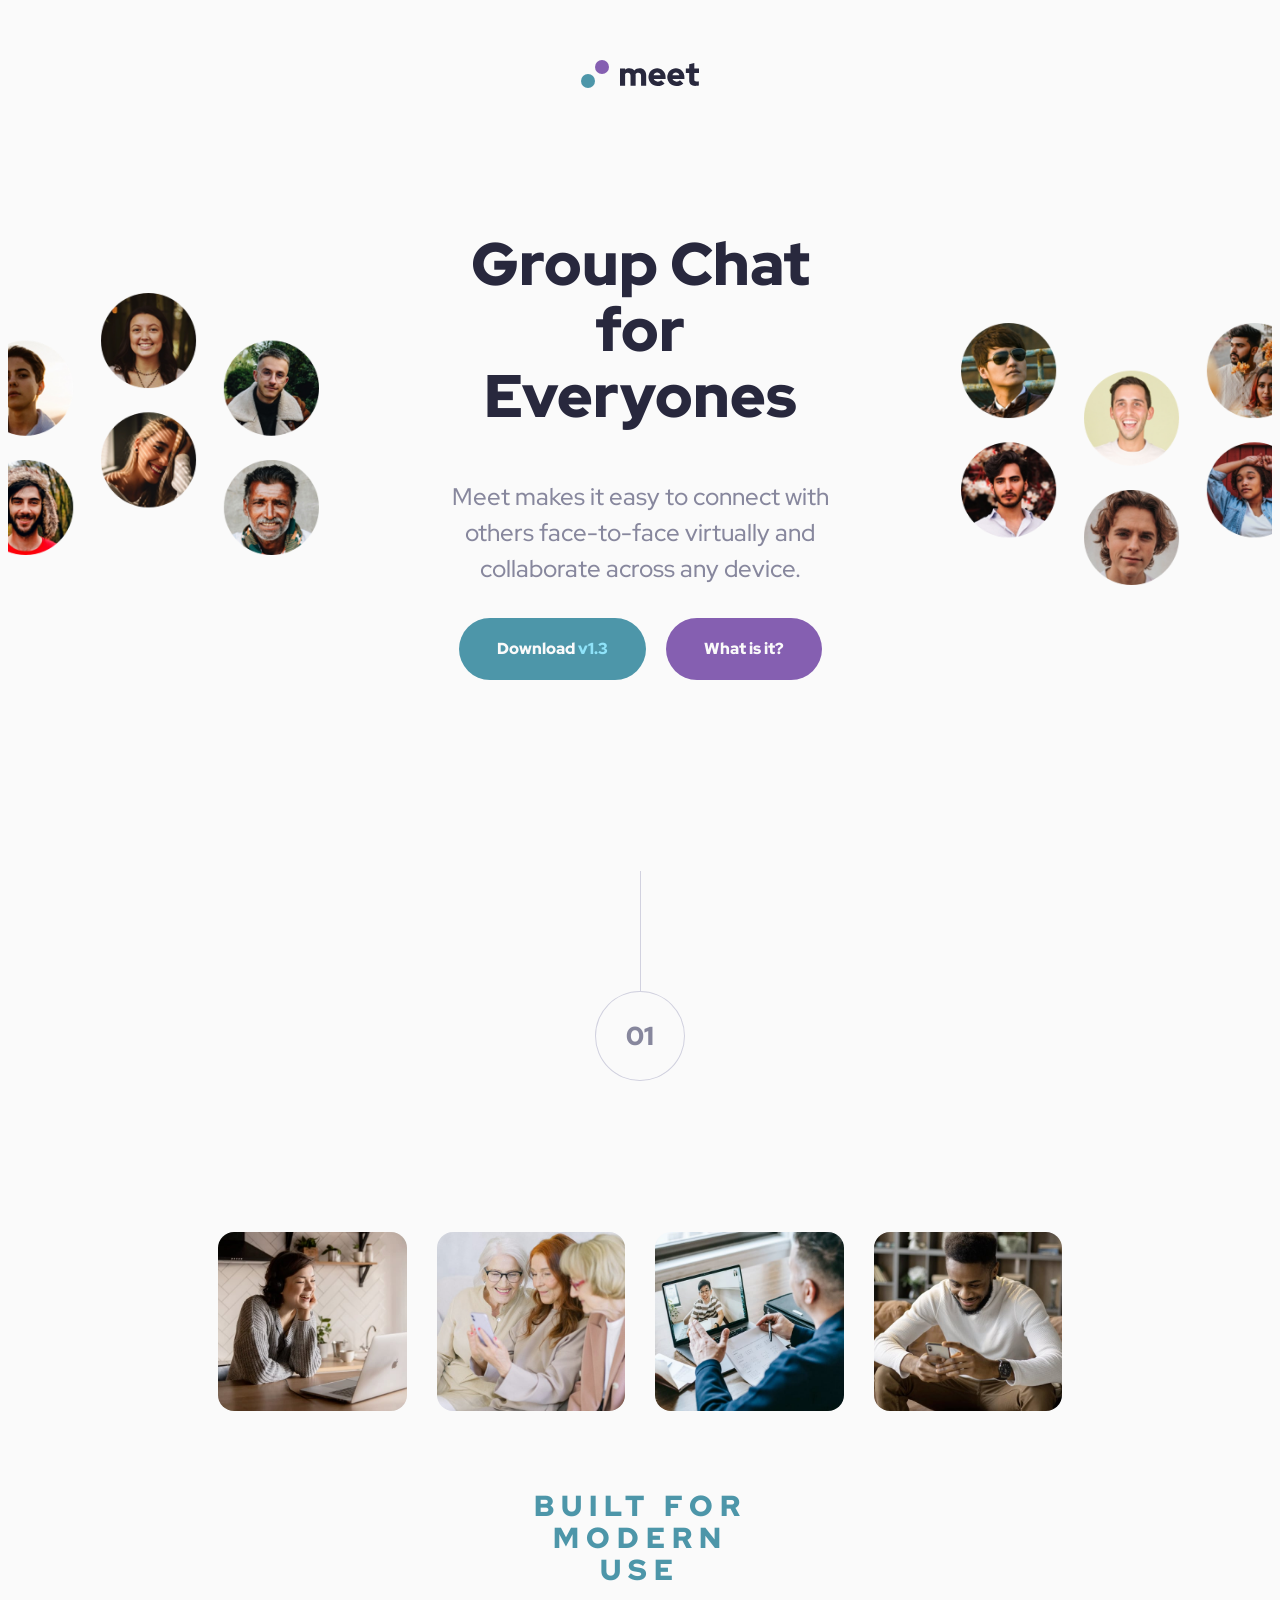
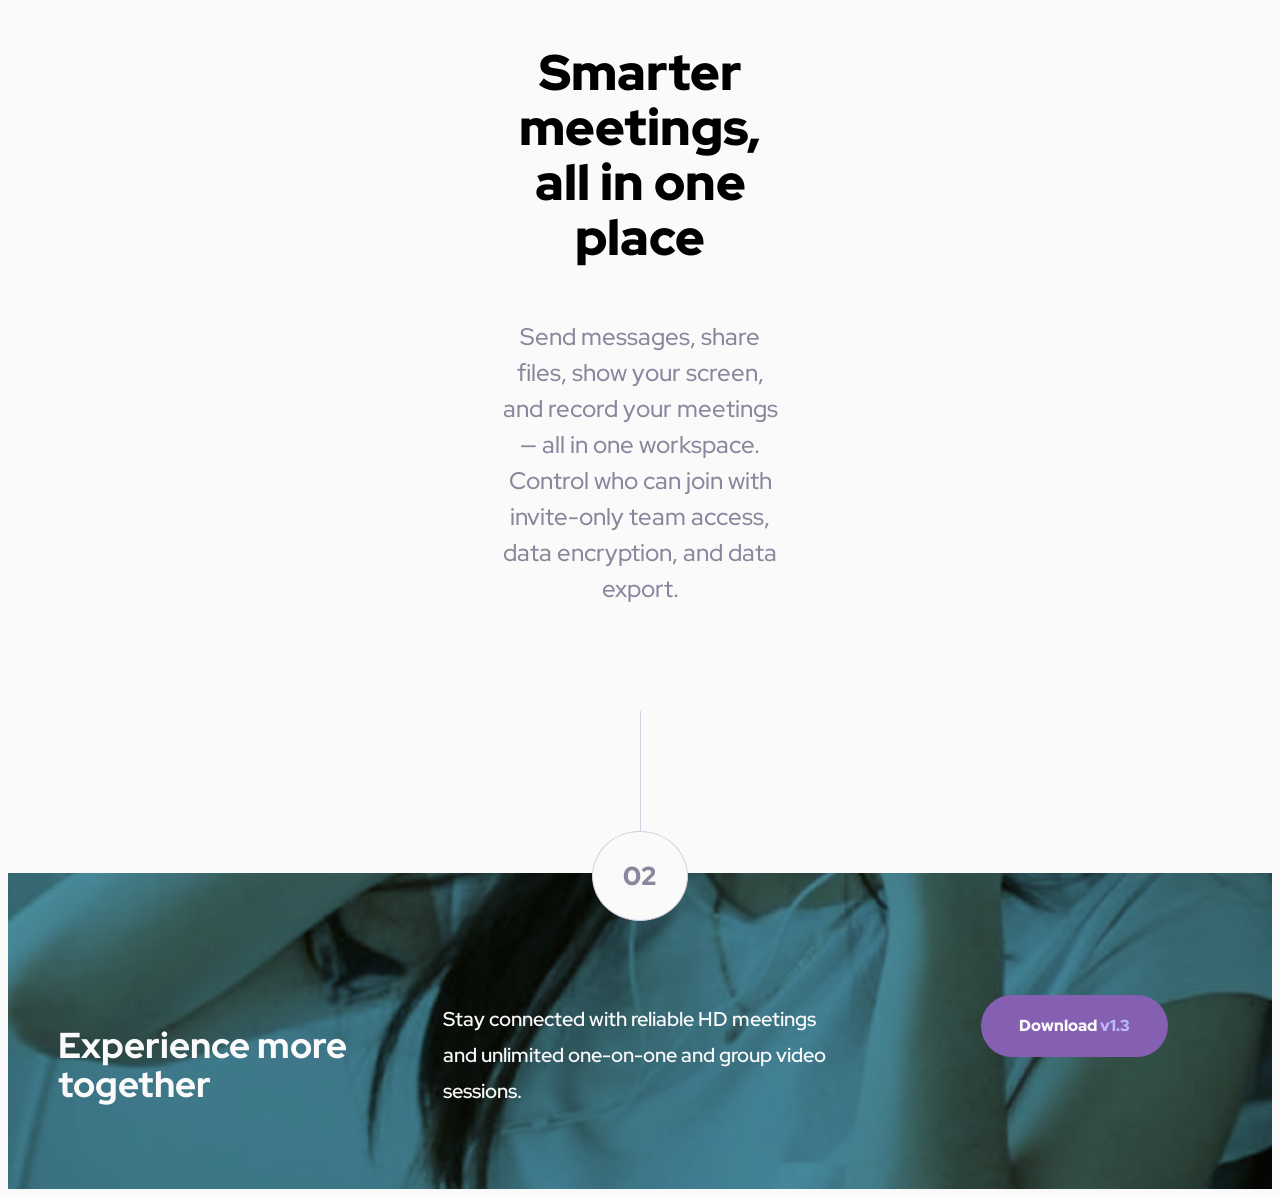
<file: index.html>
<!doctype html>
<html lang="en">
  <head>
    <meta charset="UTF-8" />
    <meta name="viewport" content="width=device-width, initial-scale=1.0" />

    <link
      rel="icon"
      type="image/png"
      sizes="32x32"
      href="./assets/favicon-32x32.png"
    />
    <link rel="stylesheet" href="./styles.css" />

    <title>Frontend Mentor | Meet landing page</title>
  </head>
  <body>
    <header>
      <nav class="nav_logo">
        <img
          src="./starter-code/assets/logo.svg"
          alt="People video chatting"
          class="navs__img"
        />
      </nav>
    </header>
    <main>
      <section class="hero">
        <div class="hero__images">
          <img
            src="./starter-code/assets/desktop/image-hero-left.png"
            alt="Hero left illustration"
            class="hero__img hero__img--desktop-left"
          />
          <img
            src="./starter-code/assets/desktop/image-hero-right.png"
            alt="Hero right illustration"
            class="hero__img hero__img--desktop-right"
          />
          <div class="hero__img-wrapper">
            <img
              src="./starter-code/assets/tablet/image-hero.png"
              alt=""
              class="hero__img--movil"
            />
          </div>
        </div>
        <div class="hero__content">
          <h1 class="hero__title">Group Chat for Everyones</h1>
          <p class="hero__paragraph">
            Meet makes it easy to connect with others face-to-face virtually and
            collaborate across any device.
          </p>
        </div>
        <div class="hero__actions">
          <button class="button button--cyan">
            Download <span> v1.3</span>
          </button>
          <button class="button button--purple">What is it?</button>
        </div>
        <div class="divider">
          <span class="divider__line"></span>
          <span class="divider__number">01</span>
        </div>
      </section>
      <section class="features">
        <div class="features__gallery">
          <img
            src="./starter-code/assets/desktop/image-woman-in-videocall.jpg"
            class="features__img"
            alt="image woman in video call"
          />
          <img
            src="./starter-code/assets/desktop/image-women-videochatting.jpg"
            class="features__img"
            alt="wommen in videochating"
          />
          <img
            src="./starter-code/assets/desktop/image-men-in-meeting.jpg"
            class="features__img"
            alt="men in meeting"
          />
          <img
            src="./starter-code/assets/desktop/image-man-texting.jpg"
            alt="men texting"
            class="features__img"
          />
        </div>
        <div class="features__content">
          <p class="features__suptitle">BUILT FOR MODERN USE</p>
          <h2 class="features__title">Smarter meetings, all in one place</h2>
          <p class="features__paragraph">
            Send messages, share files, show your screen, and record your
            meetings — all in one workspace. Control who can join with
            invite-only team access, data encryption, and data export.
          </p>
        </div>
        <div class="divider">
          <span class="divider__line"></span>
          <span class="divider__number">02</span>
        </div>
      </section>
    </main>
    <footer class="footer">
      <div class="footer__content">
        <h2 class="footer__title">Experience more together</h2>
        <p class="footer__paragraph">
          Stay connected with reliable HD meetings and unlimited one-on-one and
          group video sessions.
        </p>
        <button class="button button--purple">
          Download <span> v1.3 </span>
        </button>
      </div>
    </footer>
  </body>
</html>
</file>
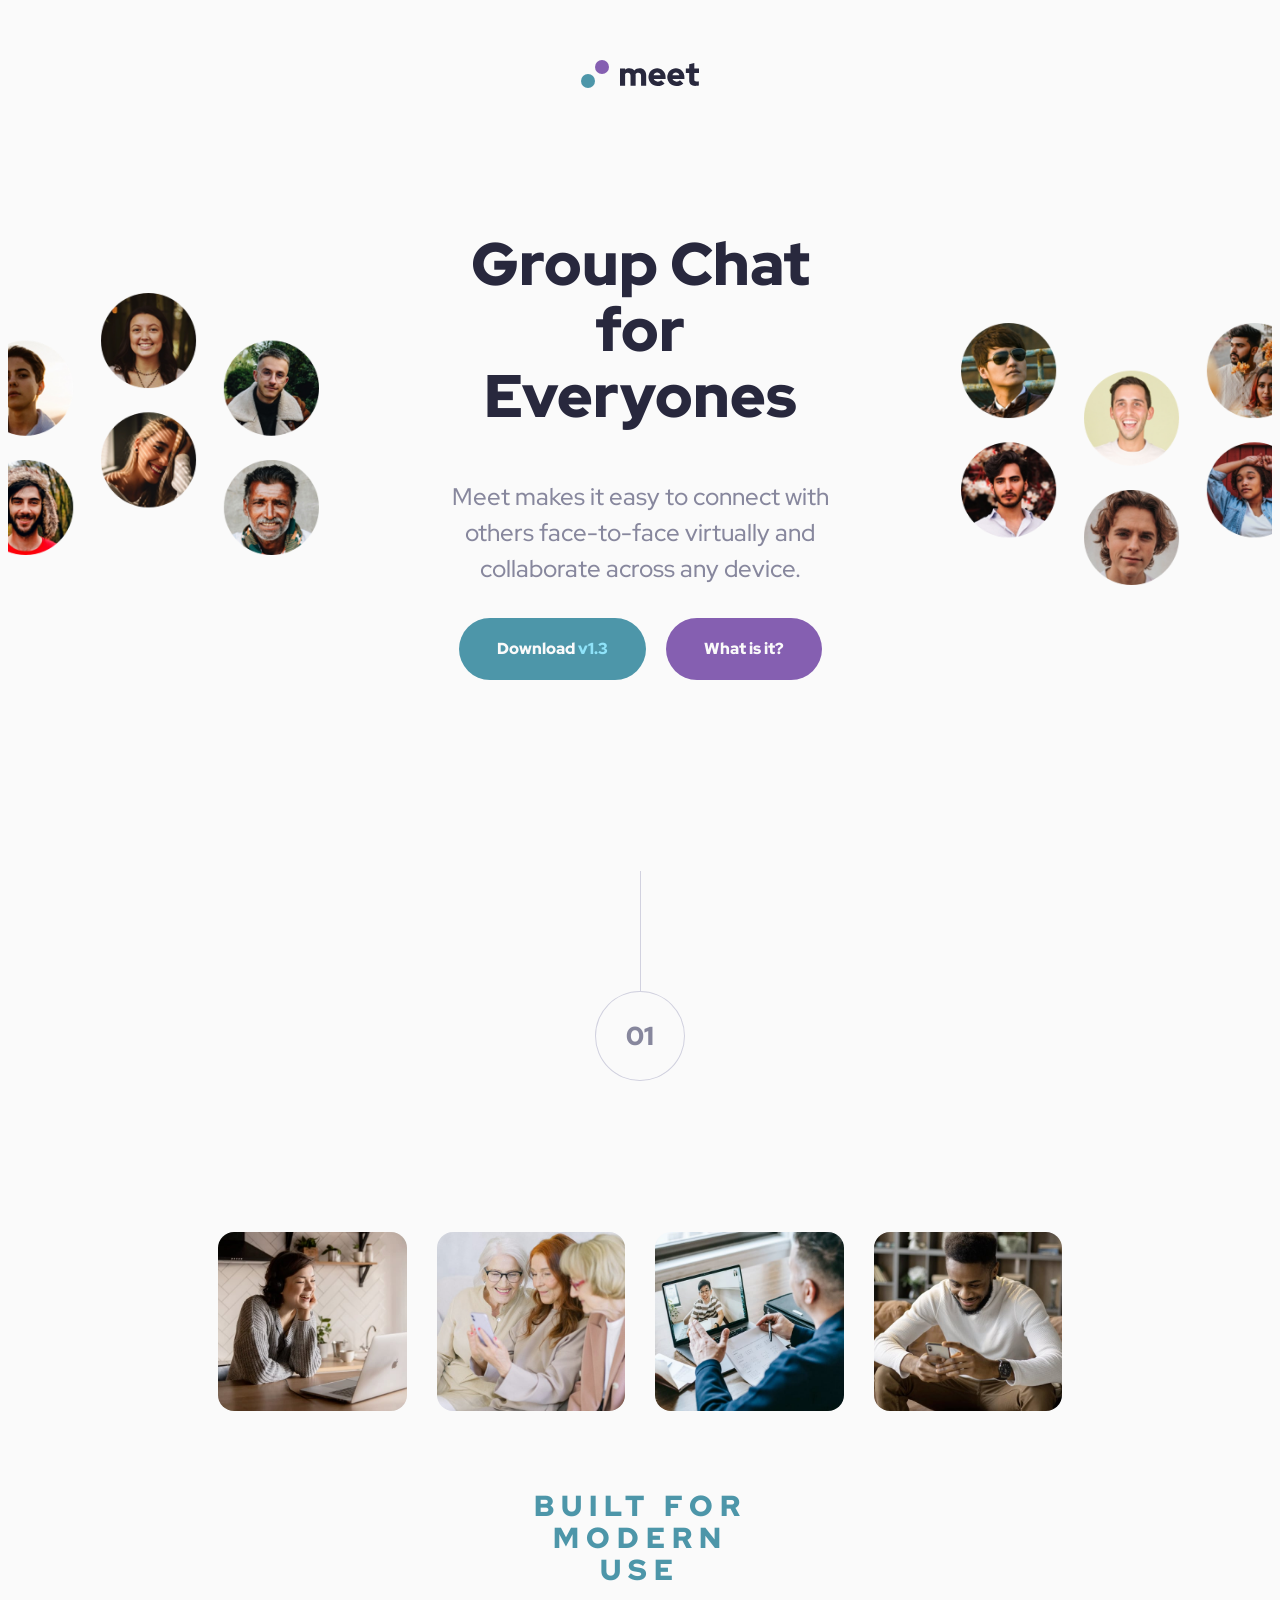
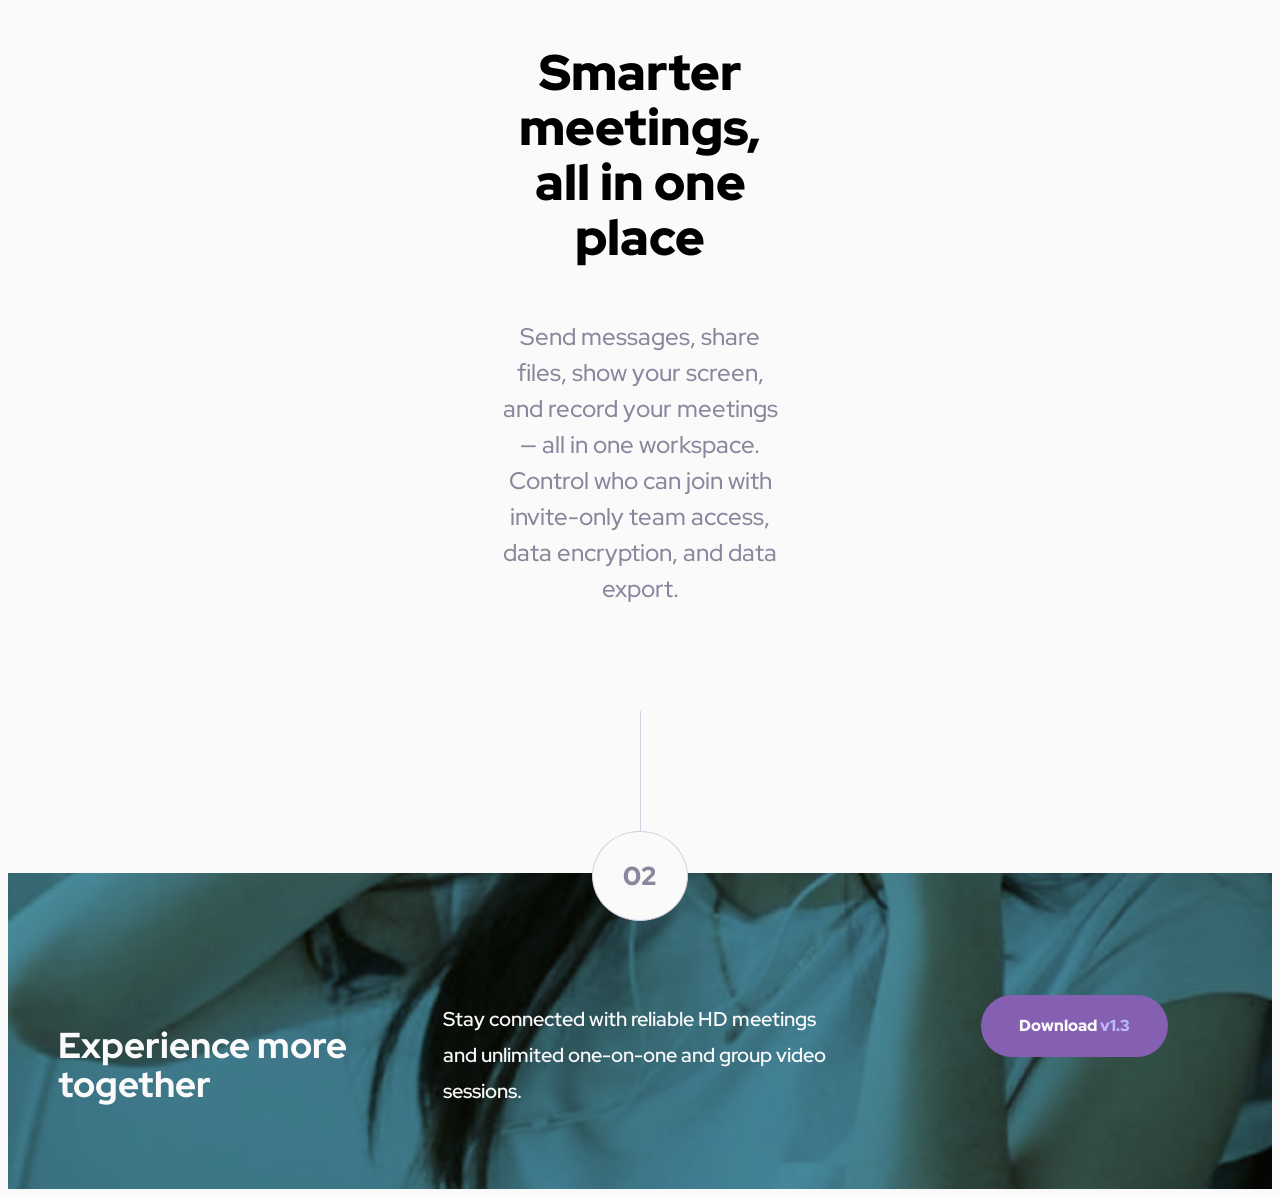
<file: starter-code/index.html>
<!doctype html>
<html lang="en">
  <head>
    <meta charset="UTF-8" />
    <meta name="viewport" content="width=device-width, initial-scale=1.0" />

    <link
      rel="icon"
      type="image/png"
      sizes="32x32"
      href="./assets/favicon-32x32.png"
    />
    <link rel="stylesheet" href="../styles.css" />

    <title>Frontend Mentor | Meet landing page</title>
  </head>
  <body>
    <header>
      <nav class="nav_logo">
        <img
          src="./assets/logo.svg"
          alt="People video chatting"
          class="navs__img"
        />
      </nav>
    </header>
    <main>
      <section class="hero">
        <div class="hero__images">
          <img
            src=".//assets/desktop/image-hero-left.png"
            alt="Hero left illustration"
            class="hero__img hero__img--desktop-left"
          />
          <img
            src="./assets/desktop/image-hero-right.png"
            alt="Hero right illustration"
            class="hero__img hero__img--desktop-right"
          />
          <div class="hero__img-wrapper">
            <img
              src="./assets/tablet/image-hero.png"
              alt=""
              class="hero__img--movil"
            />
          </div>
        </div>
        <div class="hero__content">
          <h1 class="hero__title">Group Chat for Everyones</h1>
          <p class="hero__paragraph">
            Meet makes it easy to connect with others face-to-face virtually and
            collaborate across any device.
          </p>
        </div>
        <div class="hero__actions">
          <button class="button button--cyan">
            Download <span> v1.3</span>
          </button>
          <button class="button button--purple">What is it?</button>
        </div>
        <div class="divider">
          <span class="divider__line"></span>
          <span class="divider__number">01</span>
        </div>
      </section>
      <section class="features">
        <div class="features__gallery">
          <img
            src="./assets/desktop/image-woman-in-videocall.jpg"
            class="features__img"
            alt="image woman in video call"
          />
          <img
            src="./assets/desktop/image-women-videochatting.jpg"
            class="features__img"
            alt="wommen in videochating"
          />
          <img
            src="./assets/desktop/image-men-in-meeting.jpg"
            class="features__img"
            alt="men in meeting"
          />
          <img
            src="./assets/desktop/image-man-texting.jpg"
            alt="men texting"
            class="features__img"
          />
        </div>
        <div class="features__content">
          <p class="features__suptitle">BUILT FOR MODERN USE</p>
          <h2 class="features__title">Smarter meetings, all in one place</h2>
          <p class="features__paragraph">
            Send messages, share files, show your screen, and record your
            meetings — all in one workspace. Control who can join with
            invite-only team access, data encryption, and data export.
          </p>
        </div>
        <div class="divider">
          <span class="divider__line"></span>
          <span class="divider__number">02</span>
        </div>
      </section>
    </main>
    <footer class="footer">
      <div class="footer__content">
        <h2 class="footer__title">Experience more together</h2>
        <p class="footer__paragraph">
          Stay connected with reliable HD meetings and unlimited one-on-one and
          group video sessions.
        </p>
        <button class="button button--purple">
          Download <span> v1.3 </span>
        </button>
      </div>
    </footer>
  </body>
</html>
</file>
<file: styles.css>
/* css recet */
*::after,
*::before {
  margin: 0;
  padding: 0;
  box-sizing: border-box;
}

img,
picture,
video {
  display: block;
  max-width: 100%;
  height: auto;
}
input,
button,
textarea,
select {
  font: inherit;
  color: inherit;
  background: none;
  border-color: transparent;
}

a {
  text-decoration: none;
  color: inherit;
}

ul,
ol {
  list-style-type: none;
}
h2 {
  margin: 0%;
}
blockquote {
  margin: 0%;
}
/* para que las unidades em sean más fáciles de calcular */
html {
  font-size: 62.5%;
}
@font-face {
  font-family: "Red Hat Display";
  font-optical-sizing: auto;
  font-weight: 300 900;
  font-style: normal;
  src: url(./starter-code/assets/Font/Red_Hat_Display/RedHatDisplay-VariableFont_wght.ttf);
}
:root {
  --primary-font: "Red Hat Display", sans-serif;

  --cyan--600: #4d96a9;
  --cyan--300: #8fe3f9;
  --purple-600: #855fb1;
  ---purple-300: #b9b8ff;
  --slate-900: #28283d;
  --salte-600: #87879d;
  --salte-300: #d1d1df;
  --white: #fafafa;

  ----line-height-body: 1.1;
}
body {
  font-family: var(--primary-font);
  background-color: var(--white);
  line-height: var(----line-height-body);
  min-height: 100vh;
}
.nav_logo {
  margin-block-start: 6rem;
  display: flex;
  flex-direction: column;
  align-items: center;
  justify-content: center;
}
.hero {
  margin-block-start: 8rem;
  display: flex;
  flex-direction: column;
  justify-content: center;
  gap: 4rem;
}
.hero__img--desktop-left,
.hero__img--desktop-right {
  display: none;
}
.hero__img-wrapper {
  width: 100%;
  overflow: hidden;
}
.hero__img--movil {
  width: 115%;
  max-width: none;
  margin-inline: -7.5%;
  height: auto;
  display: block;
}
.hero__content {
  display: flex;
  flex-direction: column;
}
.hero__title {
  font-size: 3.6rem;
  align-self: center;
  padding-inline: 5rem;
  text-align: center;
  font-weight: 900;
  color: var(--slate-900);
}
.hero__paragraph {
  align-items: center;
  padding-inline: 3.6rem;
  text-align: center;
  color: var(--salte-600);
  font-weight: 300;
  margin: 0;
  font-size: 2.4rem;
  font-weight: 500;
  line-height: 3.6rem;
}
.hero__actions {
  display: flex;
  flex-direction: column;
  align-items: center;
  margin-block-start: 2.6rem;
  gap: 1.5rem;
}
.button {
  border-radius: 45rem;
  padding-block: 1.6rem;
  padding-inline: 3.6rem;
  color: var(--white);
  font-size: 2.4rem;
  font-weight: 900;
  line-height: 4.6rem;
}
span {
  color: var(--cyan--300);
}
.button--cyan {
  background-color: var(--cyan--600);
  transition: background-color 0.3s ease;
}
.button--purple {
  background-color: var(--purple-600);
  transition: background-color 0.3s ease;
}
.divider {
  display: flex;
  flex-direction: column;
  align-items: center;
  text-align: center;
  justify-content: center;
  margin-block: 8rem;
  position: relative;
  z-index: 2;
}
.divider::before {
  content: "";
  width: 1px;
  height: 12rem;
  background-color: var(--salte-300);
}
.divider__number {
  display: flex;
  align-items: center;
  justify-content: center;
  color: var(--salte-600);
  border: 1px solid var(--salte-300);
  border-radius: 50%;
  padding: 3rem;
  font-size: 2.6rem;
  font-weight: 900;
  background-color: var(--white);
}
.features {
  display: flex;
  flex-direction: column;
  text-align: center;
  padding-inline: 4rem;
}
.features__gallery {
  display: grid;
  grid-template-columns: 1fr 1fr;
  grid-template-rows: 1fr 1fr;
  gap: 3rem;
}
.features__img {
  border-radius: 3rem;
}
.features__content {
  margin-block-start: 5rem;
  display: flex;
  flex-direction: column;
  gap: 3rem;
}
.features__suptitle {
  padding-inline: 3.5rem;
  color: var(--cyan--600);
  font-size: 2.9rem;
  font-weight: 900;
  letter-spacing: 0.7rem;
}
.features__title {
  font-size: 3.6rem;
  font-weight: 900;
}
.features__paragraph {
  color: var(--salte-600);
  font-size: 2.4rem;
  font-weight: 500;
  line-height: 3.6rem;
}

.footer {
  position: relative;
  z-index: 1;
  margin-block-start: -12.8rem;
  background-color: var(--cyan--600);

  background-image: url(.//starter-code/assets/mobile/image-footer.jpg);
  background-repeat: no-repeat;
  background-position: center;
  background-size: cover;
  background-blend-mode: multiply;
  display: flex;
  flex-direction: column;
  align-items: center;
  text-align: center;
  color: var(--white);
}
.footer__content {
  display: flex;
  flex-direction: column;
  gap: 4rem;
  padding-block-end: 6rem;
  align-items: center;
}
.footer__title {
  padding-inline: 1.6rem;
  margin-block-start: 12.8rem;

  font-size: 3.6rem;
  font-weight: 800;
}
.footer__paragraph {
  padding-inline: 6.6rem;
  font-size: 2rem;
  font-weight: 600;
  line-height: 3.6rem;
}
.button--purple span {
  color: var(---purple-300);
}
@media (min-width: 550px) and (max-width: 849px) {
  .hero__img-wrapper {
    display: none;
  }
  .hero__images {
    display: flex;
    flex-direction: row;
    justify-content: center;
    gap: 6rem;
  }
  .hero__img--desktop-left {
    display: block;
    width: 50%;
    margin-inline-start: -7.5%;
  }
  .hero__img--desktop-right {
    display: block;

    width: 50%;

    margin-inline-end: -7.5%;

    height: auto;
  }

  .hero__content {
    padding-inline: 20rem;
  }
  .hero__title {
    font-size: 6rem;
  }

  .hero__actions {
    display: flex;
    flex-direction: row;
    justify-content: center;
  }
  .features__gallery {
    display: flex;
    flex-direction: row;
    justify-content: space-between;
    max-width: 100%;
  }
  .features__img {
    flex: 1;
    min-width: 0;
    height: auto;
    border-radius: 1.6rem;
  }
  .features__content {
    padding-inline: 10rem;
  }
  .features__title {
    font-size: 5rem;
  }
}

@media (min-width: 850px) {
  .hero__img-wrapper {
    display: none;
  }
  .hero {
    display: grid;
    grid-template-columns: 27% 1fr 27%;
    grid-template-rows: 1fr 1fr;
    align-items: center;
    overflow: hidden;
  }
  .hero__img--desktop-left,
  .hero__img--desktop-right {
    display: block;
    width: 100%;
    height: auto;
  }
  .hero__images {
    display: contents;
  }

  .hero__img--desktop-left {
    grid-column: 1;
    grid-row: 1;
    margin-inline-start: -3rem;
  }
  .hero__img--desktop-right {
    grid-column: 3;
    grid-row: 1;
    padding-inline-start: 3rem;
    margin-block-start: 6rem;
  }
  .hero__content {
    grid-column: 2;
    grid-row: 1;
    margin-block-start: -8rem;
  }
  .hero__title {
    font-size: 6rem;
  }
  .hero__actions {
    grid-column: 2;
    grid-row: 1;
    flex-direction: row;
    align-self: end;
    justify-content: center;
    margin-block-start: 45rem;
    gap: 2rem;
  }
  .divider {
    grid-column: 2;
    grid-row: 2;
  }

  .features__gallery {
    padding-inline: 17rem;
    display: flex;
    flex-direction: row;
    justify-content: space-between;
    max-width: 100%;
  }
  .features__img {
    flex: 1;
    min-width: 0;
    height: auto;
    border-radius: 1.6rem;
  }
  .features__title {
    font-size: 5rem;
  }
  .features__content {
    padding-inline: 45rem;
  }
  .footer__content {
    display: grid;
    grid-template-columns: 1fr 1fr 1fr;
  }
  .footer__title {
    padding-inline: 5rem;
    text-align: start;
  }
  .footer__paragraph {
    text-align: left;
    margin-block-start: 12.8rem;
    padding-inline: 0rem;
  }
  .button {
    font-size: 2rem;

    padding-block: 0.6rem;
    padding-inline: 3.6rem;
    font-size: 1.6rem;
    font-weight: 900;
    line-height: 4.6rem;
  }
  footer .button--purple {
    margin-block-start: 5rem;
    width: fit-content;
    white-space: nowrap;
    justify-self: center;
  }
}

/*hover*/
.button--purple:hover {
  background-color: #9d7ec2;
}
.button--cyan:hover {
  background-color: #88b2bc;
}
</file>
